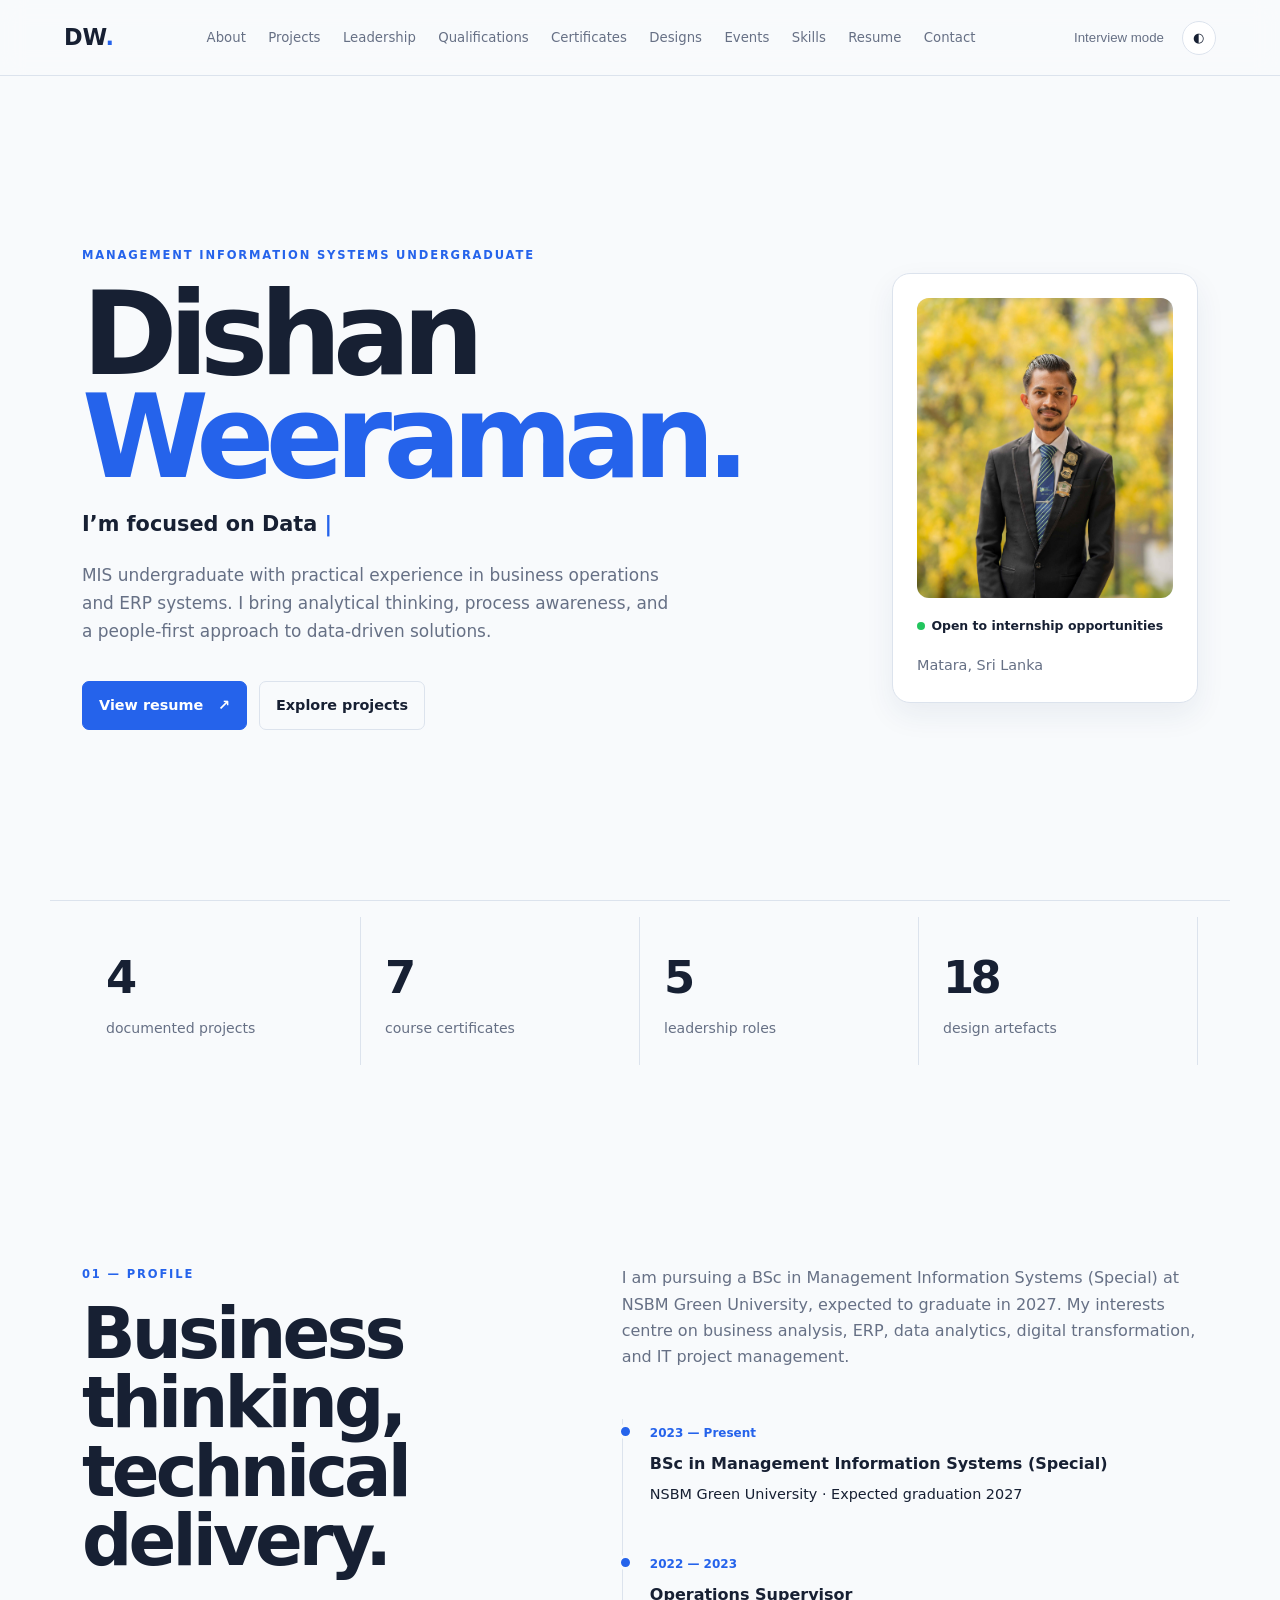
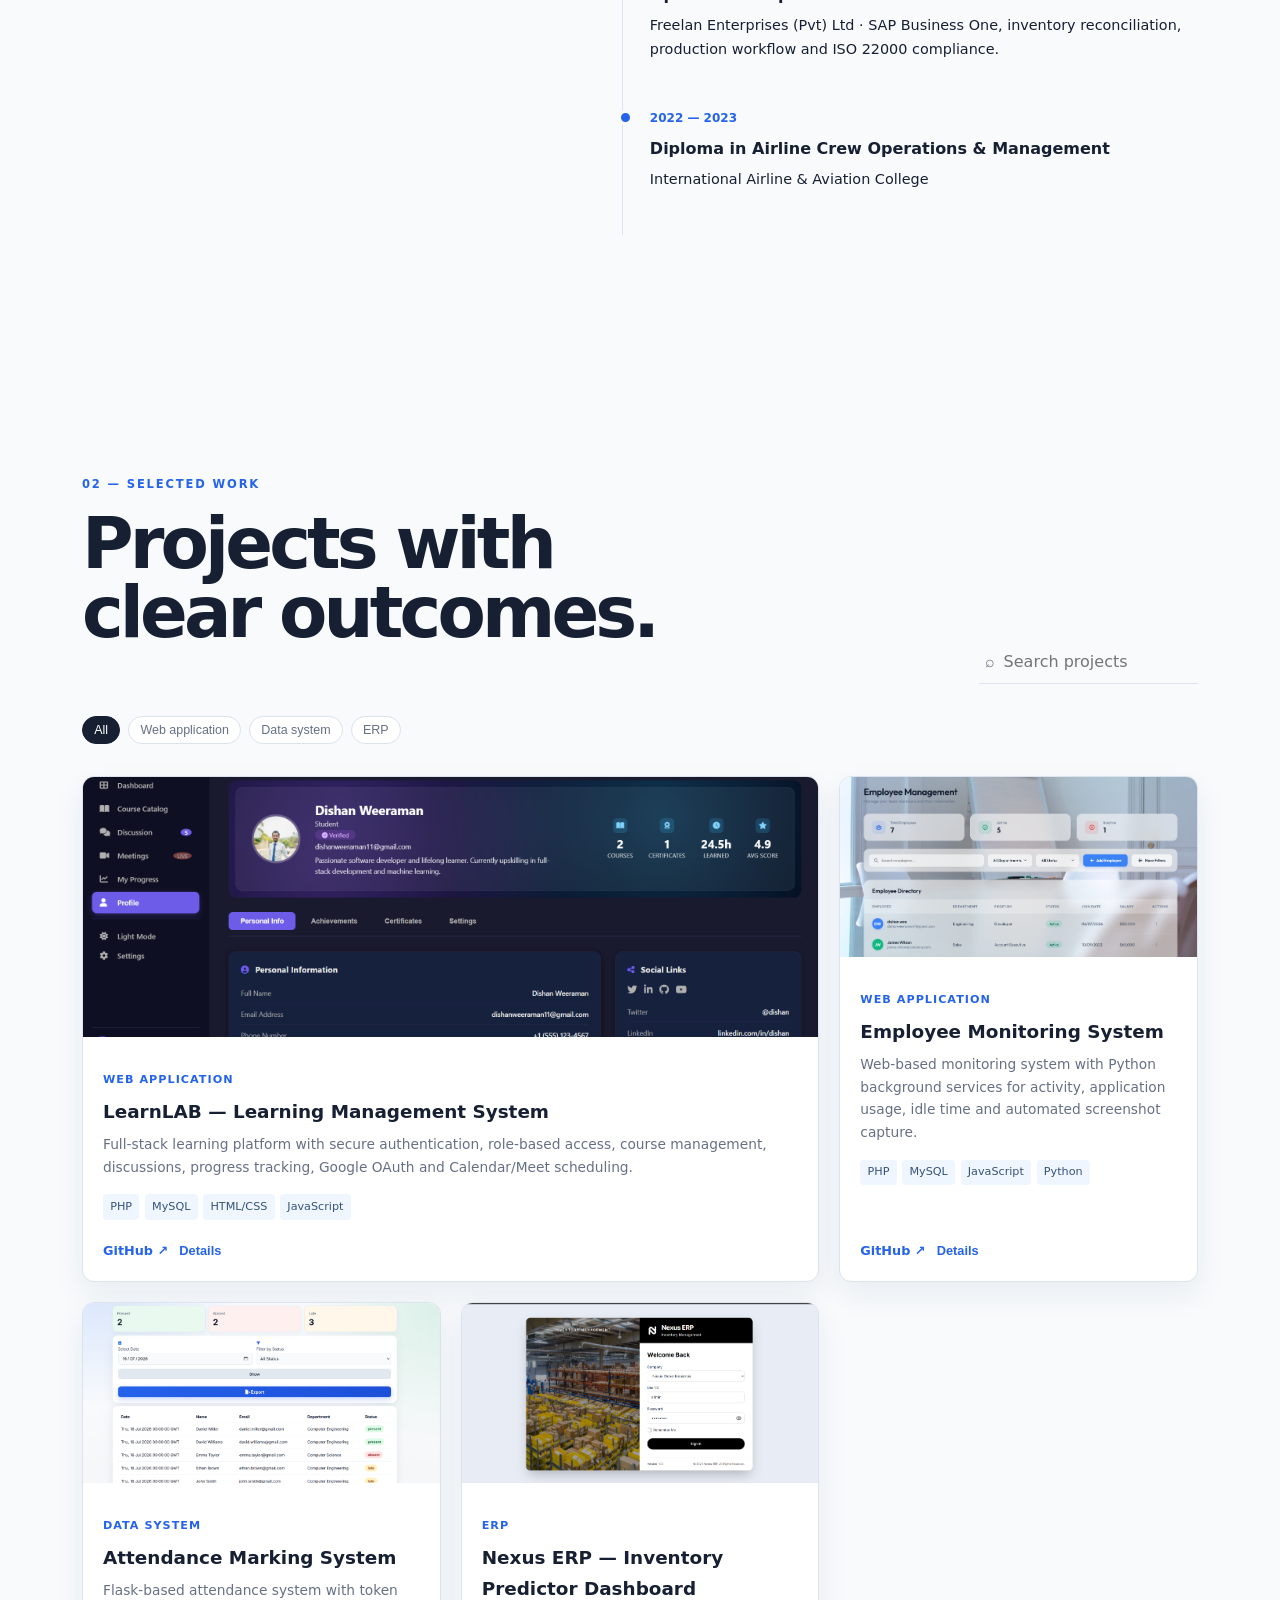
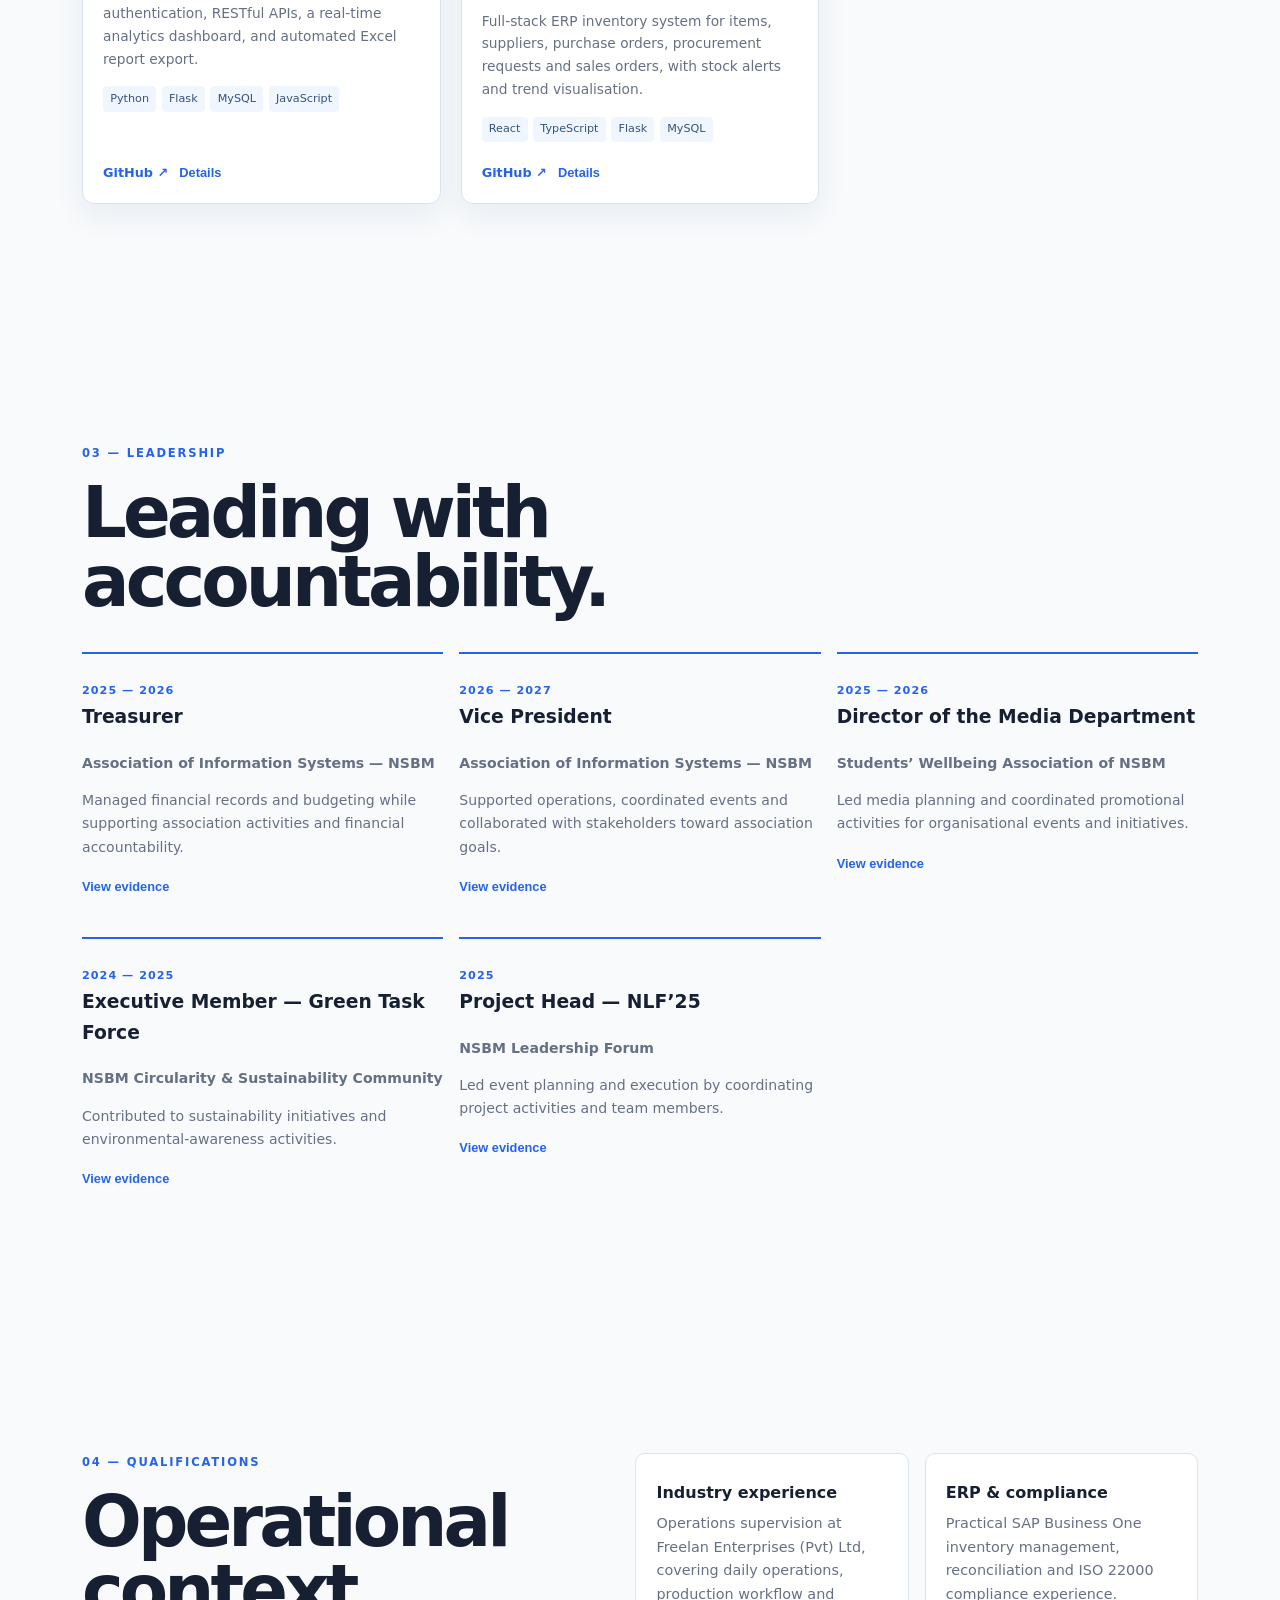
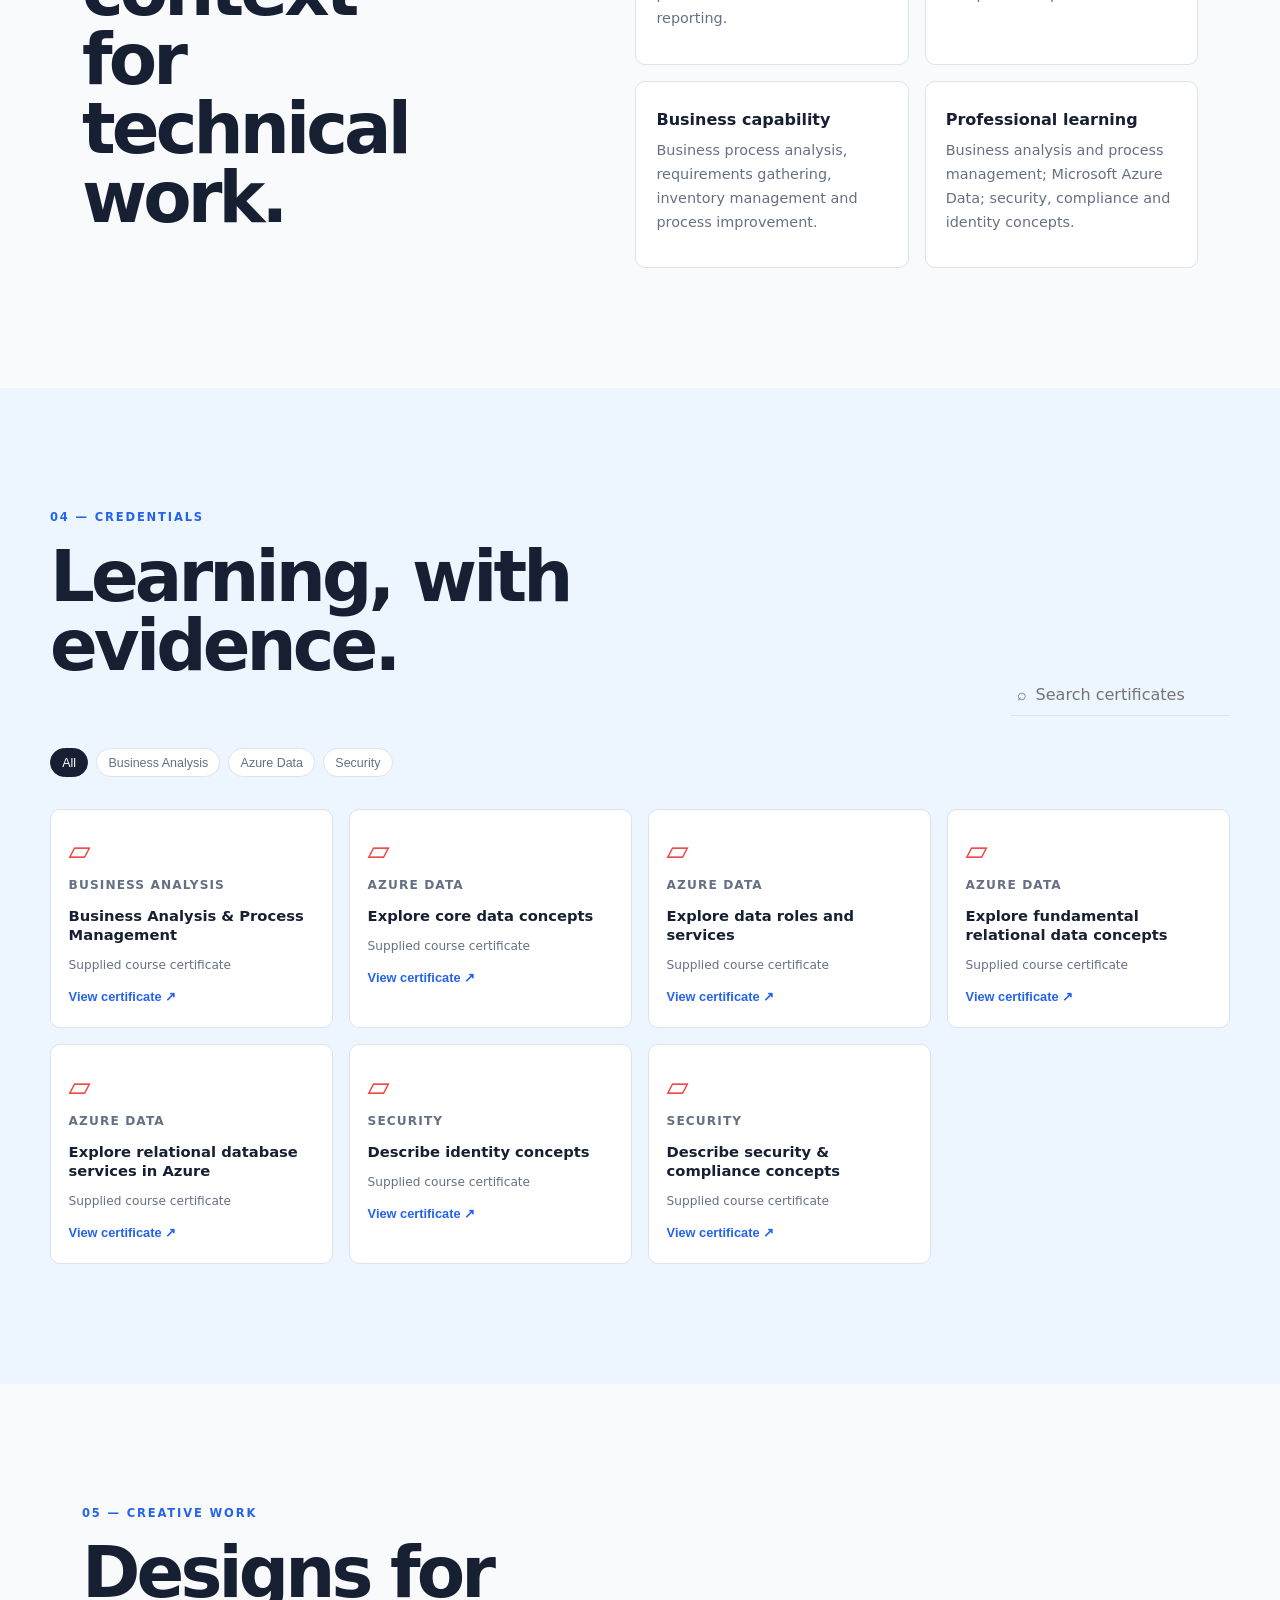
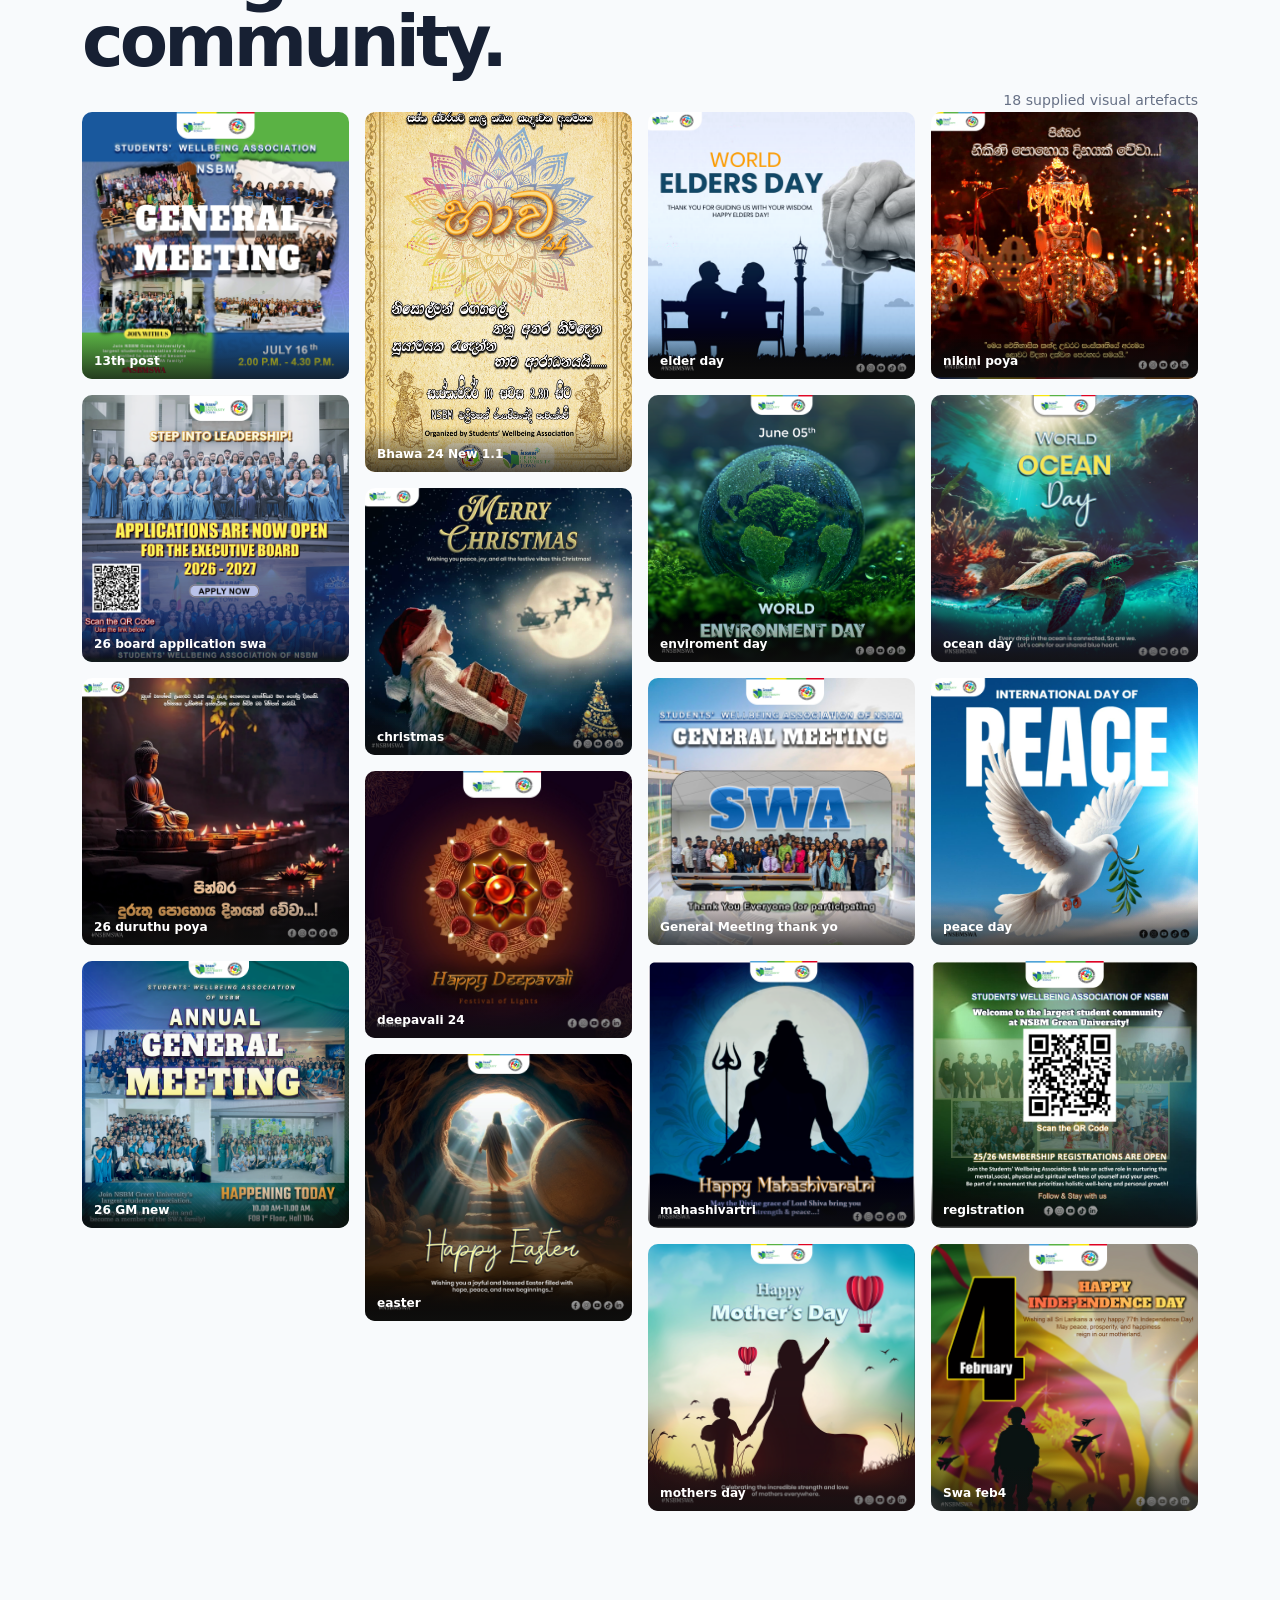
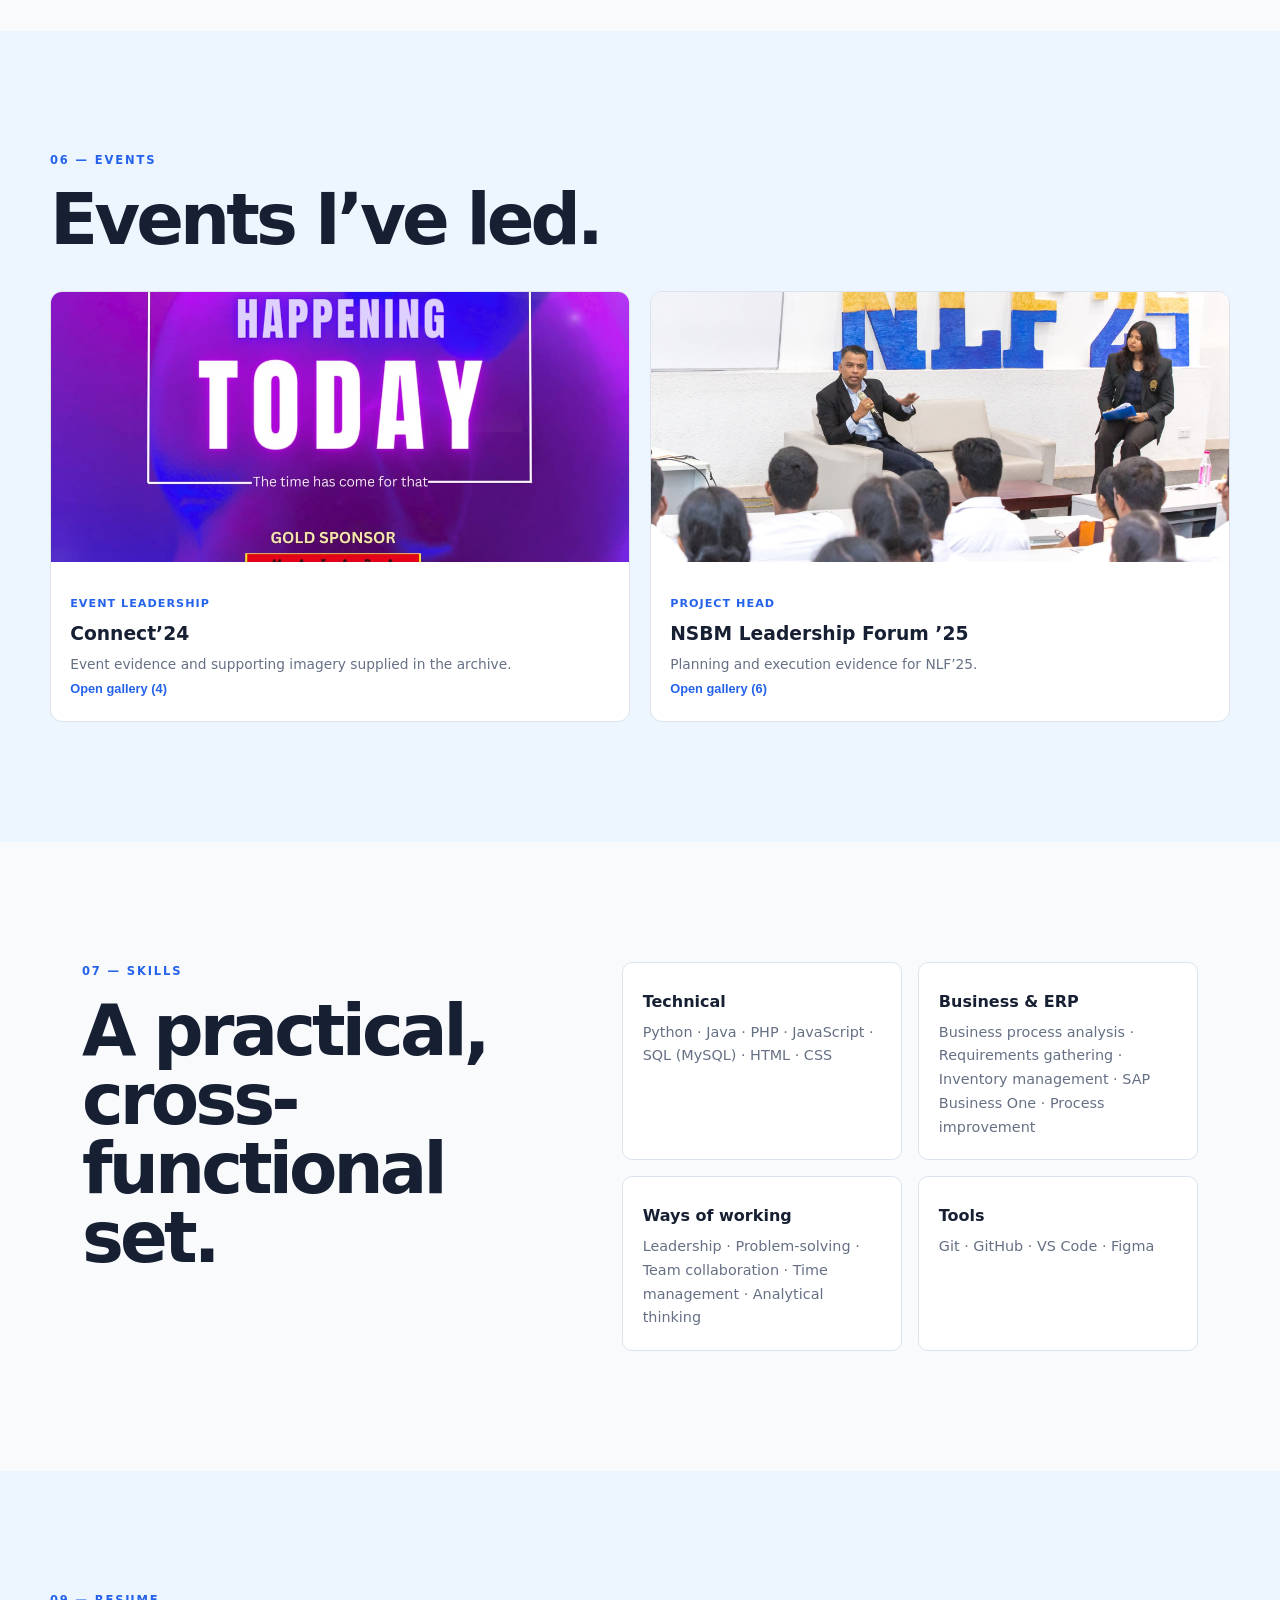
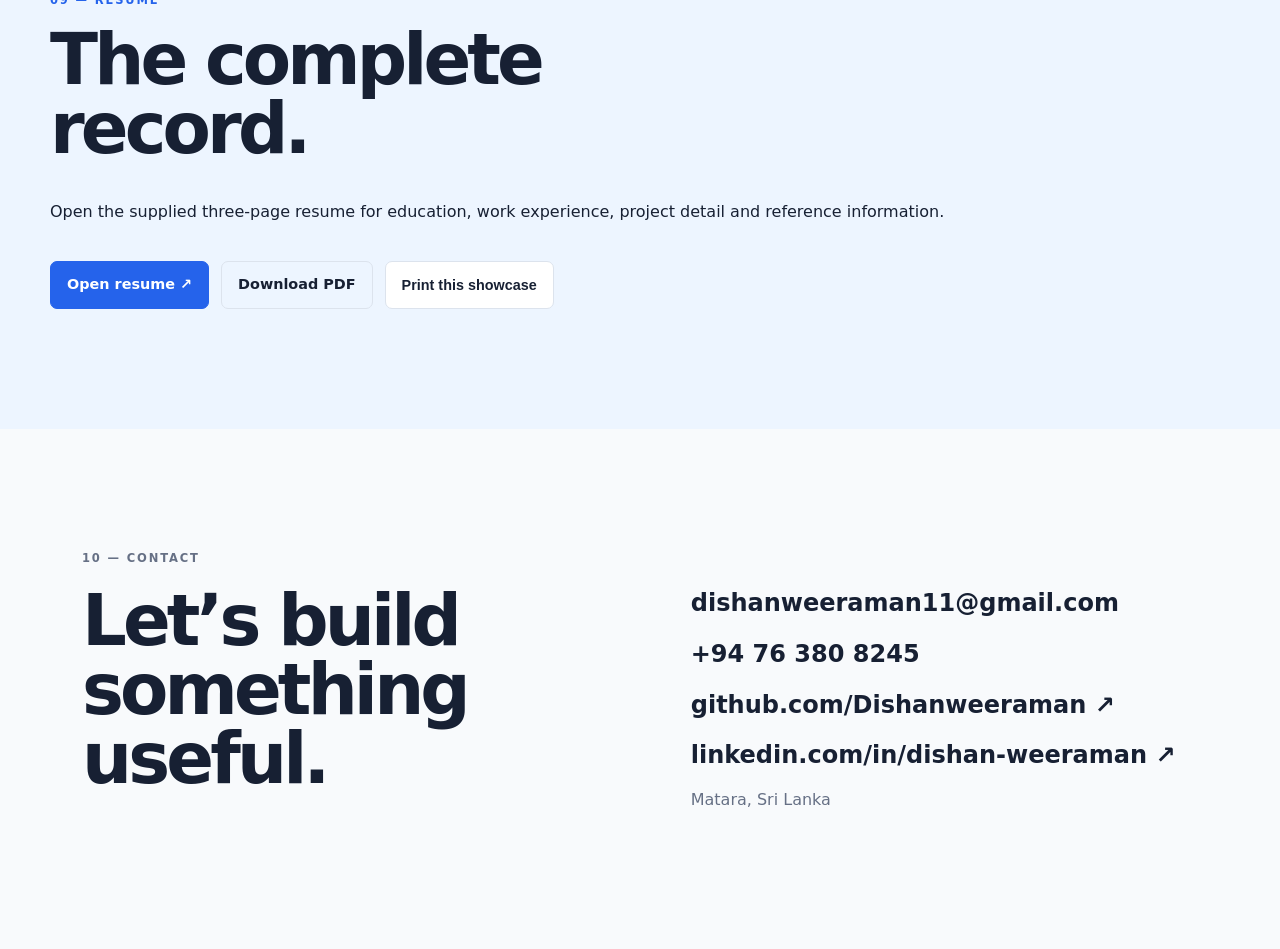
<file: index.html>
<!doctype html>
<html lang="en">
<head>
  <meta charset="utf-8"><meta name="viewport" content="width=device-width,initial-scale=1">
  <meta name="description" content="Career showcase of Dishan Weeraman, Management Information Systems undergraduate.">
  <meta property="og:title" content="Dishan Weeraman | Career Showcase"><meta property="og:description" content="Projects, leadership, qualifications and creative work.">
  <title>Dishan Weeraman | Career Showcase</title><link rel="icon" href="favicon.svg"><link rel="stylesheet" href="styles.css">
</head>
<body>
  <a class="skip" href="#main">Skip to content</a><div class="progress" id="progress"></div>
  <header><a class="brand" href="#home">DW<span>.</span></a><button class="menu" aria-label="Open navigation" aria-expanded="false">☰</button>
    <nav aria-label="Main navigation"><a href="#about">About</a><a href="#projects">Projects</a><a href="#leadership">Leadership</a><a href="#qualifications">Qualifications</a><a href="#certificates">Certificates</a><a href="#designs">Designs</a><a href="#events">Events</a><a href="#skills">Skills</a><a href="#resume">Resume</a><a href="#contact">Contact</a></nav>
    <div class="controls"><button id="interview" class="text-btn" aria-pressed="false">Interview mode</button><button id="theme" class="icon-btn" aria-label="Toggle colour theme">◐</button></div>
  </header>
  <main id="main">
    <section id="home" class="hero section"><div class="hero-copy"><p class="eyebrow">Management Information Systems Undergraduate</p><h1>Dishan<br><em>Weeraman.</em></h1><p class="lead">I’m focused on <span id="typed">Business Analysis</span><span class="cursor">|</span></p><p class="summary">MIS undergraduate with practical experience in business operations and ERP systems. I bring analytical thinking, process awareness, and a people-first approach to data-driven solutions.</p><div class="actions"><a class="button primary" href="Dishan/DYK%20Weeraman.pdf" target="_blank">View resume <b>↗</b></a><a class="button" href="#projects">Explore projects</a></div></div><aside class="profile"><img class="avatar" src="Dishan/Dishan%20Pro%20pic.png" alt="Dishan Weeraman in formal professional attire" style="width:100%;display:block;object-fit:cover;object-position:50% 24%;font-size:0"><span class="availability"><i></i> Open to internship opportunities</span><p>Matara, Sri Lanka</p></aside></section>
    <section class="metrics section" aria-label="Highlights"><article><strong>4</strong><span>documented projects</span></article><article><strong>7</strong><span>course certificates</span></article><article><strong>5</strong><span>leadership roles</span></article><article><strong>18</strong><span>design artefacts</span></article></section>
    <section id="about" class="section split"><div><p class="eyebrow">01 — Profile</p><h2>Business thinking,<br>technical delivery.</h2></div><div><p>I am pursuing a BSc in Management Information Systems (Special) at NSBM Green University, expected to graduate in 2027. My interests centre on business analysis, ERP, data analytics, digital transformation, and IT project management.</p><div class="timeline"><article><span>2023 — Present</span><h3>BSc in Management Information Systems (Special)</h3><p>NSBM Green University · Expected graduation 2027</p></article><article><span>2022 — 2023</span><h3>Operations Supervisor</h3><p>Freelan Enterprises (Pvt) Ltd · SAP Business One, inventory reconciliation, production workflow and ISO 22000 compliance.</p></article><article><span>2022 — 2023</span><h3>Diploma in Airline Crew Operations & Management</h3><p>International Airline & Aviation College</p></article></div></div></section>
    <section id="projects" class="section"><p class="eyebrow">02 — Selected work</p><div class="section-head"><h2>Projects with<br>clear outcomes.</h2><label class="search"><span>⌕</span><input id="projectSearch" type="search" placeholder="Search projects"></label></div><div id="projectFilters" class="filters"></div><div id="projectsGrid" class="project-grid"></div></section>
    <section id="leadership" class="section"><p class="eyebrow">03 — Leadership</p><h2>Leading with<br>accountability.</h2><div id="leadershipGrid" class="leadership-grid"></div></section>
    <section id="qualifications" class="section split"><div><p class="eyebrow">04 — Qualifications</p><h2>Operational context<br>for technical work.</h2></div><div class="skills"><article><h3>Industry experience</h3><p>Operations supervision at Freelan Enterprises (Pvt) Ltd, covering daily operations, production workflow and reporting.</p></article><article><h3>ERP & compliance</h3><p>Practical SAP Business One inventory management, reconciliation and ISO 22000 compliance experience.</p></article><article><h3>Business capability</h3><p>Business process analysis, requirements gathering, inventory management and process improvement.</p></article><article><h3>Professional learning</h3><p>Business analysis and process management; Microsoft Azure Data; security, compliance and identity concepts.</p></article></div></section>
    <section id="certificates" class="section tint"><p class="eyebrow">04 — Credentials</p><div class="section-head"><h2>Learning, with<br>evidence.</h2><label class="search"><span>⌕</span><input id="certSearch" type="search" placeholder="Search certificates"></label></div><div id="certFilters" class="filters"></div><div id="certGrid" class="cert-grid"></div></section>
    <section id="designs" class="section"><p class="eyebrow">05 — Creative work</p><div class="section-head"><h2>Designs for<br>community.</h2><span class="muted">18 supplied visual artefacts</span></div><div id="designGrid" class="masonry"></div></section>
    <section id="events" class="section tint"><p class="eyebrow">06 — Events</p><h2>Events I’ve led.</h2><div id="eventGrid" class="event-grid"></div></section>
    <section id="skills" class="section split"><div><p class="eyebrow">07 — Skills</p><h2>A practical,<br>cross-functional set.</h2></div><div class="skills"><article><h3>Technical</h3><p>Python · Java · PHP · JavaScript · SQL (MySQL) · HTML · CSS</p></article><article><h3>Business & ERP</h3><p>Business process analysis · Requirements gathering · Inventory management · SAP Business One · Process improvement</p></article><article><h3>Ways of working</h3><p>Leadership · Problem-solving · Team collaboration · Time management · Analytical thinking</p></article><article><h3>Tools</h3><p>Git · GitHub · VS Code · Figma</p></article></div></section>
    <section id="resume" class="section tint resume"><p class="eyebrow">09 — Resume</p><h2>The complete<br>record.</h2><p>Open the supplied three-page resume for education, work experience, project detail and reference information.</p><div class="actions"><a class="button primary" href="Dishan/DYK%20Weeraman.pdf" target="_blank">Open resume ↗</a><a class="button" href="Dishan/DYK%20Weeraman.pdf" download>Download PDF</a><button class="button print-btn" onclick="window.print()">Print this showcase</button></div></section>
    <section id="contact" class="section contact"><p class="eyebrow">10 — Contact</p><h2>Let’s build<br>something useful.</h2><div><a href="mailto:dishanweeraman11@gmail.com">dishanweeraman11@gmail.com</a><a href="tel:+94763808245">+94 76 380 8245</a><a href="https://github.com/Dishanweeraman" target="_blank">github.com/Dishanweeraman ↗</a><a href="https://www.linkedin.com/in/dishan-weeraman-919853281" target="_blank">linkedin.com/in/dishan-weeraman ↗</a><p>Matara, Sri Lanka</p></div></section>
  </main><button id="top" class="top" aria-label="Back to top">↑</button>
  <dialog id="modal"><button class="close" aria-label="Close preview">×</button><div id="modalContent"></div></dialog><script src="script.js"></script>
</body></html>
</file>
<file: styles.css>
:root{--ink:#172033;--muted:#667085;--line:#dce3ed;--blue:#2563eb;--sky:#0ea5e9;--bg:#f8fafc;--card:#fff;--tint:#edf5ff;--shadow:0 12px 30px #1e3a5f12}*{box-sizing:border-box}html{scroll-behavior:smooth}body{margin:0;background:var(--bg);color:var(--ink);font:16px/1.65 Inter,ui-sans-serif,system-ui,-apple-system,"Segoe UI",sans-serif}.skip{position:absolute;left:-999px}.skip:focus{left:1rem;top:1rem;z-index:10;background:#fff;padding:.5rem}header{height:76px;position:sticky;z-index:5;top:0;display:flex;align-items:center;gap:2rem;padding:0 max(5vw,2rem);background:#f8fafcdd;backdrop-filter:blur(12px);border-bottom:1px solid var(--line)}.brand{font-weight:800;font-size:1.4rem;color:var(--ink);text-decoration:none}.brand span{color:var(--blue)}nav{display:flex;gap:1.4rem;margin:auto}nav a,.text-btn{font-size:.83rem;color:var(--muted);text-decoration:none;border:0;background:none;cursor:pointer}nav a:hover,.text-btn:hover{color:var(--blue)}.controls{display:flex;gap:.75rem;align-items:center}.icon-btn,.menu{border:1px solid var(--line);border-radius:50%;width:34px;height:34px;background:var(--card);color:var(--ink);cursor:pointer}.menu{display:none}.section{max-width:1180px;margin:auto;padding:7.5rem 2rem}.hero{min-height:calc(100vh - 76px);display:grid;grid-template-columns:1.4fr .6fr;align-items:center;gap:6rem}.eyebrow{text-transform:uppercase;letter-spacing:.16em;font-size:.72rem;font-weight:700;color:var(--blue);margin:0 0 1rem}h1,h2,h3,p{margin-top:0}h1{font-size:clamp(4rem,9vw,8.3rem);line-height:.9;letter-spacing:-.075em;margin:.15em 0}h1 em{font-style:normal;color:var(--blue)}h2{font-size:clamp(2.5rem,5.5vw,4.6rem);line-height:.98;letter-spacing:-.055em;margin:0 0 2.2rem}.lead{font-size:1.3rem;font-weight:600}.cursor{color:var(--blue);animation:blink .8s infinite}.summary{max-width:600px;color:var(--muted);font-size:1.06rem}.actions{display:flex;gap:.75rem;flex-wrap:wrap;margin-top:2.2rem}.button{border:1px solid var(--line);border-radius:7px;padding:.7rem 1rem;text-decoration:none;color:var(--ink);font-size:.9rem;font-weight:650}.button.primary{background:var(--blue);border-color:var(--blue);color:#fff}.button b{margin-left:.6rem}.profile{border:1px solid var(--line);background:var(--card);border-radius:18px;padding:1.5rem;box-shadow:var(--shadow)}.avatar{height:300px;display:grid;place-items:center;background:linear-gradient(145deg,#dbeafe,#f0f9ff);color:var(--blue);font-weight:800;font-size:5rem;border-radius:12px;letter-spacing:-.1em}.profile p{margin:1rem 0 0;color:var(--muted);font-size:.9rem}.availability{display:inline-flex;align-items:center;gap:.4rem;margin-top:1.1rem;font-size:.78rem;font-weight:600}.availability i{width:8px;height:8px;background:#22c55e;border-radius:50%}.metrics{display:grid;grid-template-columns:repeat(4,1fr);padding-top:1rem;padding-bottom:5rem;border-top:1px solid var(--line)}.metrics article{padding:1.5rem;border-right:1px solid var(--line)}.metrics strong{display:block;font-size:2.8rem;letter-spacing:-.08em}.metrics span,.muted{color:var(--muted);font-size:.88rem}.split{display:grid;grid-template-columns:1fr 1.4fr;gap:8rem}.split>div>p:not(.eyebrow){color:var(--muted)}.timeline{border-left:1px solid var(--line);padding-left:1.7rem;margin-top:3rem}.timeline article{position:relative;padding:0 0 1.8rem}.timeline article:before{content:"";position:absolute;left:-1.98rem;top:.35rem;width:.55rem;height:.55rem;background:var(--blue);border:3px solid var(--bg);border-radius:50%}.timeline span{font-size:.75rem;font-weight:700;color:var(--blue)}.timeline h3,.skills h3{margin:.35rem 0;font-size:1rem}.timeline p{font-size:.9rem}.section-head{display:flex;justify-content:space-between;align-items:end;gap:1rem}.search{display:flex;align-items:center;gap:.4rem;border-bottom:1px solid var(--line);padding:.4rem;color:var(--muted)}input{border:0;background:transparent;outline:0;font:inherit;width:190px;color:var(--ink)}.filters{display:flex;gap:.5rem;flex-wrap:wrap;margin:2rem 0}.filters button{border:1px solid var(--line);background:var(--card);padding:.38rem .7rem;border-radius:100px;cursor:pointer;color:var(--muted);font-size:.78rem}.filters button.active{background:var(--ink);color:white;border-color:var(--ink)}.project-grid{display:grid;grid-template-columns:repeat(12,1fr);gap:1.25rem}.project-card{grid-column:span 4;background:var(--card);border:1px solid var(--line);border-radius:12px;overflow:hidden;box-shadow:var(--shadow);display:flex;flex-direction:column}.project-card:first-child{grid-column:span 8}.project-image{height:180px;object-fit:cover;width:100%;background:linear-gradient(130deg,#dbeafe,#f8fafc)}.project-card:first-child .project-image{height:260px}.project-empty{display:grid;place-items:center;font-size:3rem;color:var(--blue)}.card-copy{padding:1.25rem}.tag{font-size:.7rem;font-weight:700;color:var(--blue);text-transform:uppercase;letter-spacing:.09em}.card-copy h3{font-size:1.15rem;margin:.35rem 0}.card-copy p{font-size:.86rem;color:var(--muted);margin-bottom:1rem}.chips{display:flex;gap:.35rem;flex-wrap:wrap}.chips span{font-size:.7rem;background:#eff6ff;color:#35527a;padding:.22rem .45rem;border-radius:4px}.card-actions{margin-top:auto;padding:0 1.25rem 1.25rem;display:flex;gap:.7rem}.link-button{font-size:.8rem;color:var(--blue);font-weight:700;text-decoration:none;border:0;background:transparent;padding:0;cursor:pointer}.leadership-grid{display:grid;grid-template-columns:repeat(3,1fr);gap:1rem}.lead-card{border-top:2px solid var(--blue);padding:1.35rem 0}.lead-card p{color:var(--muted);font-size:.88rem}.lead-card button{padding:0}.tint{max-width:none;background:var(--tint)}.tint>*{max-width:1180px;margin-left:auto;margin-right:auto}.cert-grid{display:grid;grid-template-columns:repeat(4,1fr);gap:1rem}.cert{background:var(--card);border:1px solid var(--line);padding:1.1rem;border-radius:10px}.pdf-icon{font-size:1.8rem;color:#ef4444}.cert h3{font-size:.92rem;line-height:1.3;margin:.7rem 0}.cert p{font-size:.76rem;color:var(--muted);margin-bottom:.5rem}.masonry{columns:4 190px;column-gap:1rem}.design{break-inside:avoid;margin:0 0 1rem;border-radius:10px;overflow:hidden;position:relative;cursor:pointer;background:#e2e8f0}.design img{display:block;width:100%;max-height:360px;object-fit:cover}.design span{position:absolute;bottom:0;left:0;right:0;padding:1.1rem .75rem .55rem;background:linear-gradient(transparent,#111b);color:white;font-size:.76rem;font-weight:700}.event-grid{display:grid;grid-template-columns:repeat(2,1fr);gap:1.25rem}.event{background:var(--card);border:1px solid var(--line);border-radius:12px;overflow:hidden}.event img{width:100%;height:270px;object-fit:cover}.event div{padding:1.2rem}.event h3{margin:.2rem 0}.event p{font-size:.86rem;color:var(--muted);margin:0}.skills{display:grid;grid-template-columns:repeat(2,1fr);gap:1rem}.skills article{padding:1.25rem;border:1px solid var(--line);border-radius:10px;background:var(--card)}.skills p{font-size:.9rem;color:var(--muted);margin:0}.contact{display:grid;grid-template-columns:1.2fr 1fr;align-items:end;min-height:520px}.contact .eyebrow{grid-column:1/-1}.contact div{display:grid;gap:.7rem}.contact a{font-size:clamp(1.05rem,2vw,1.5rem);color:var(--ink);text-decoration:none;font-weight:600}.contact a:hover{color:var(--blue)}.contact p{color:var(--muted)}.top{position:fixed;bottom:1.5rem;right:1.5rem;width:42px;height:42px;border-radius:50%;border:2px solid var(--ink);background:var(--ink);color:white;opacity:0;pointer-events:none;transition:.2s}.top.show{opacity:1;pointer-events:auto}.print-btn{color:var(--ink);background:var(--card);border-color:var(--line)}body.interview .top.show{background:var(--ink);color:var(--bg);border-color:var(--ink)}.progress{position:fixed;top:0;z-index:9;height:3px;background:var(--blue);width:0}dialog{border:0;padding:0;max-width:min(1000px,90vw);max-height:90vh;background:var(--card);border-radius:12px;box-shadow:0 25px 80px #0008}dialog::backdrop{background:#0f172acc}dialog img,dialog iframe{display:block;max-width:100%;width:100%;max-height:85vh;object-fit:contain;border:0}dialog .close{position:fixed;top:6vh;right:6vw;border:0;background:#fff;color:#111;border-radius:50%;width:38px;height:38px;font-size:1.7rem;cursor:pointer}body.dark{--ink:#e5edf9;--muted:#a9b5c7;--line:#2a3950;--bg:#111a29;--card:#182335;--tint:#142338;--shadow:none}body.dark header{background:#111a29dd}@keyframes blink{50%{opacity:0}}@media(max-width:800px){header{padding:0 1.2rem;gap:.8rem}.menu{display:block;order:2}.controls{margin-left:auto;order:1}.brand{order:0}nav{display:none;position:absolute;top:76px;left:0;right:0;padding:1rem 1.2rem;background:var(--card);border-bottom:1px solid var(--line);flex-wrap:wrap;margin:0}nav.open{display:flex}.text-btn{display:none}.section{padding:5rem 1.25rem}.hero,.split,.contact{grid-template-columns:1fr;gap:2.5rem}.hero{min-height:auto;padding-top:5rem}.profile{max-width:360px}.avatar{height:200px}.metrics{grid-template-columns:repeat(2,1fr);padding:1rem 1.25rem}.metrics article:nth-child(2){border-right:0}.section-head{align-items:start;flex-direction:column}.project-card,.project-card:first-child{grid-column:span 12}.project-card:first-child .project-image{height:200px}.leadership-grid,.cert-grid{grid-template-columns:repeat(2,1fr)}.event-grid{grid-template-columns:1fr}.skills{grid-template-columns:1fr}h1{font-size:4.7rem}.contact{min-height:420px}.masonry{columns:2 140px}}@media(max-width:400px){.cert-grid{grid-template-columns:1fr}.leadership-grid{grid-template-columns:1fr}}
</file>
